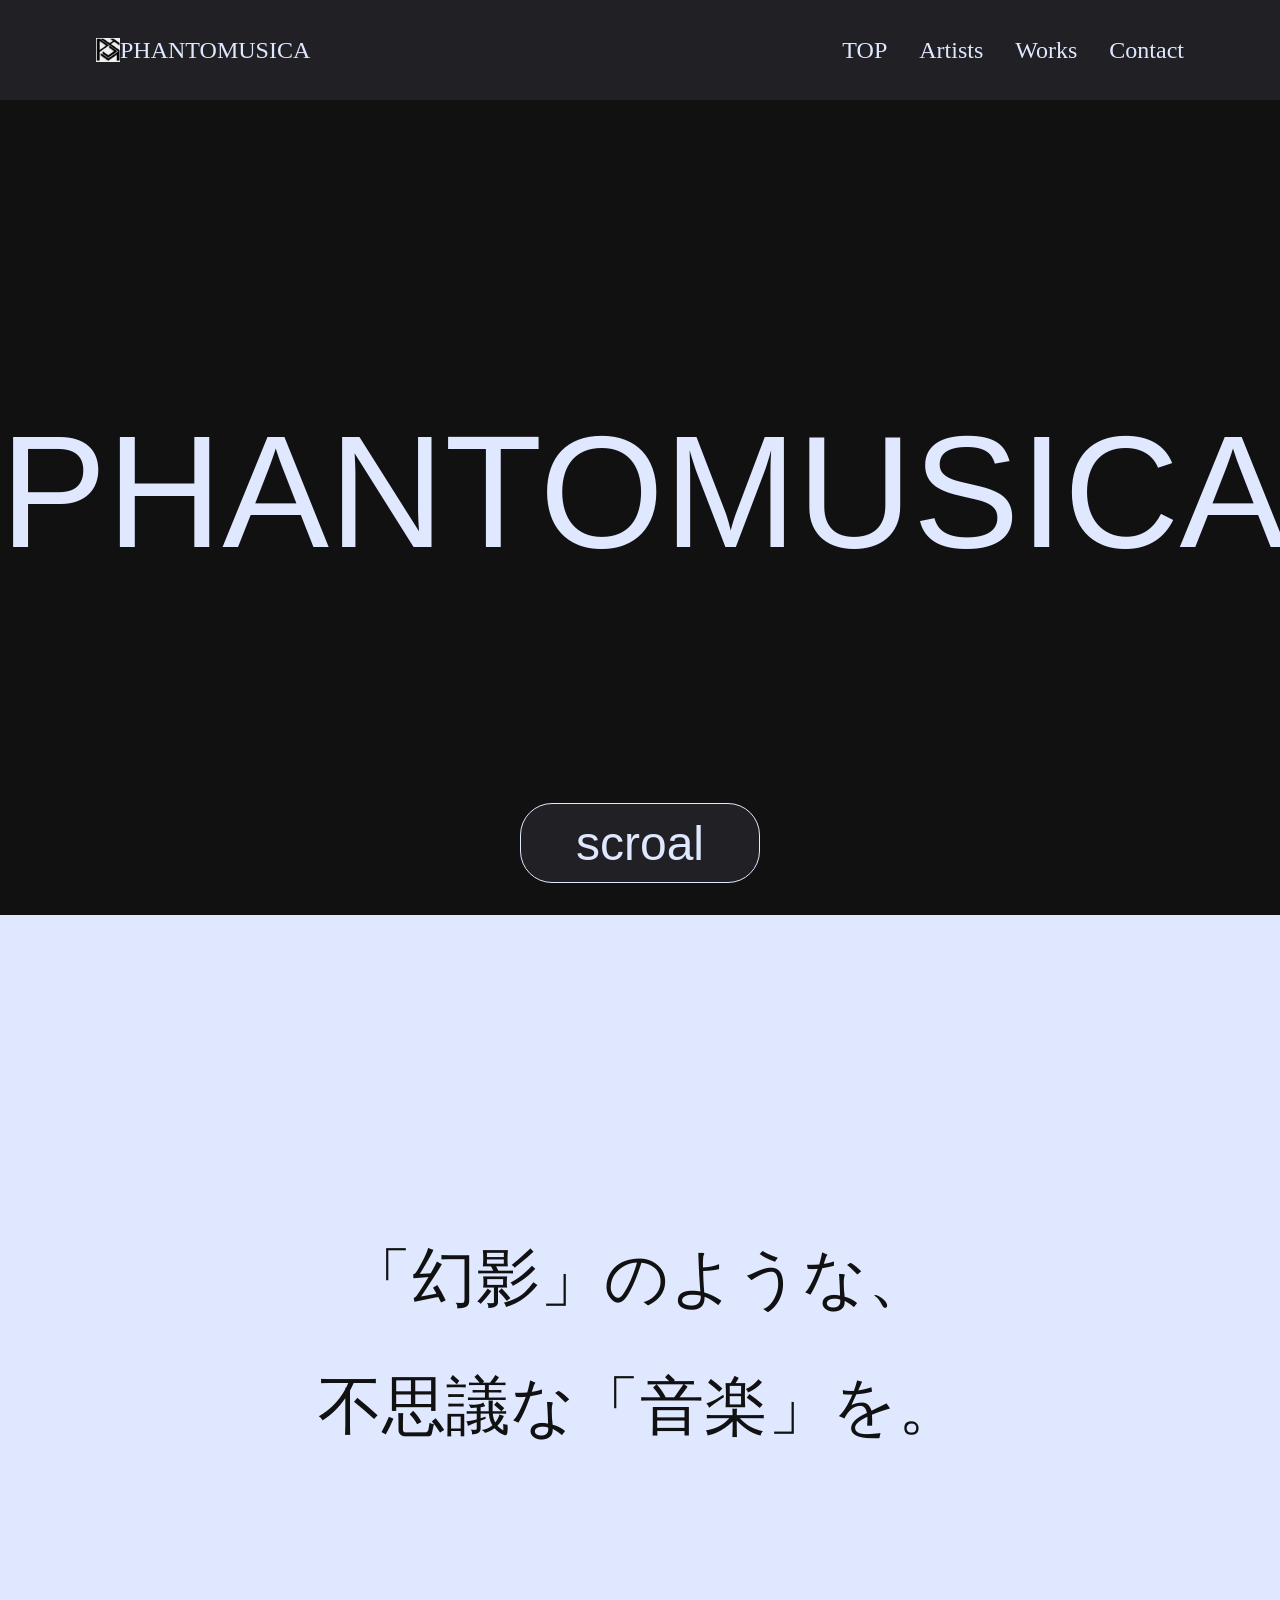
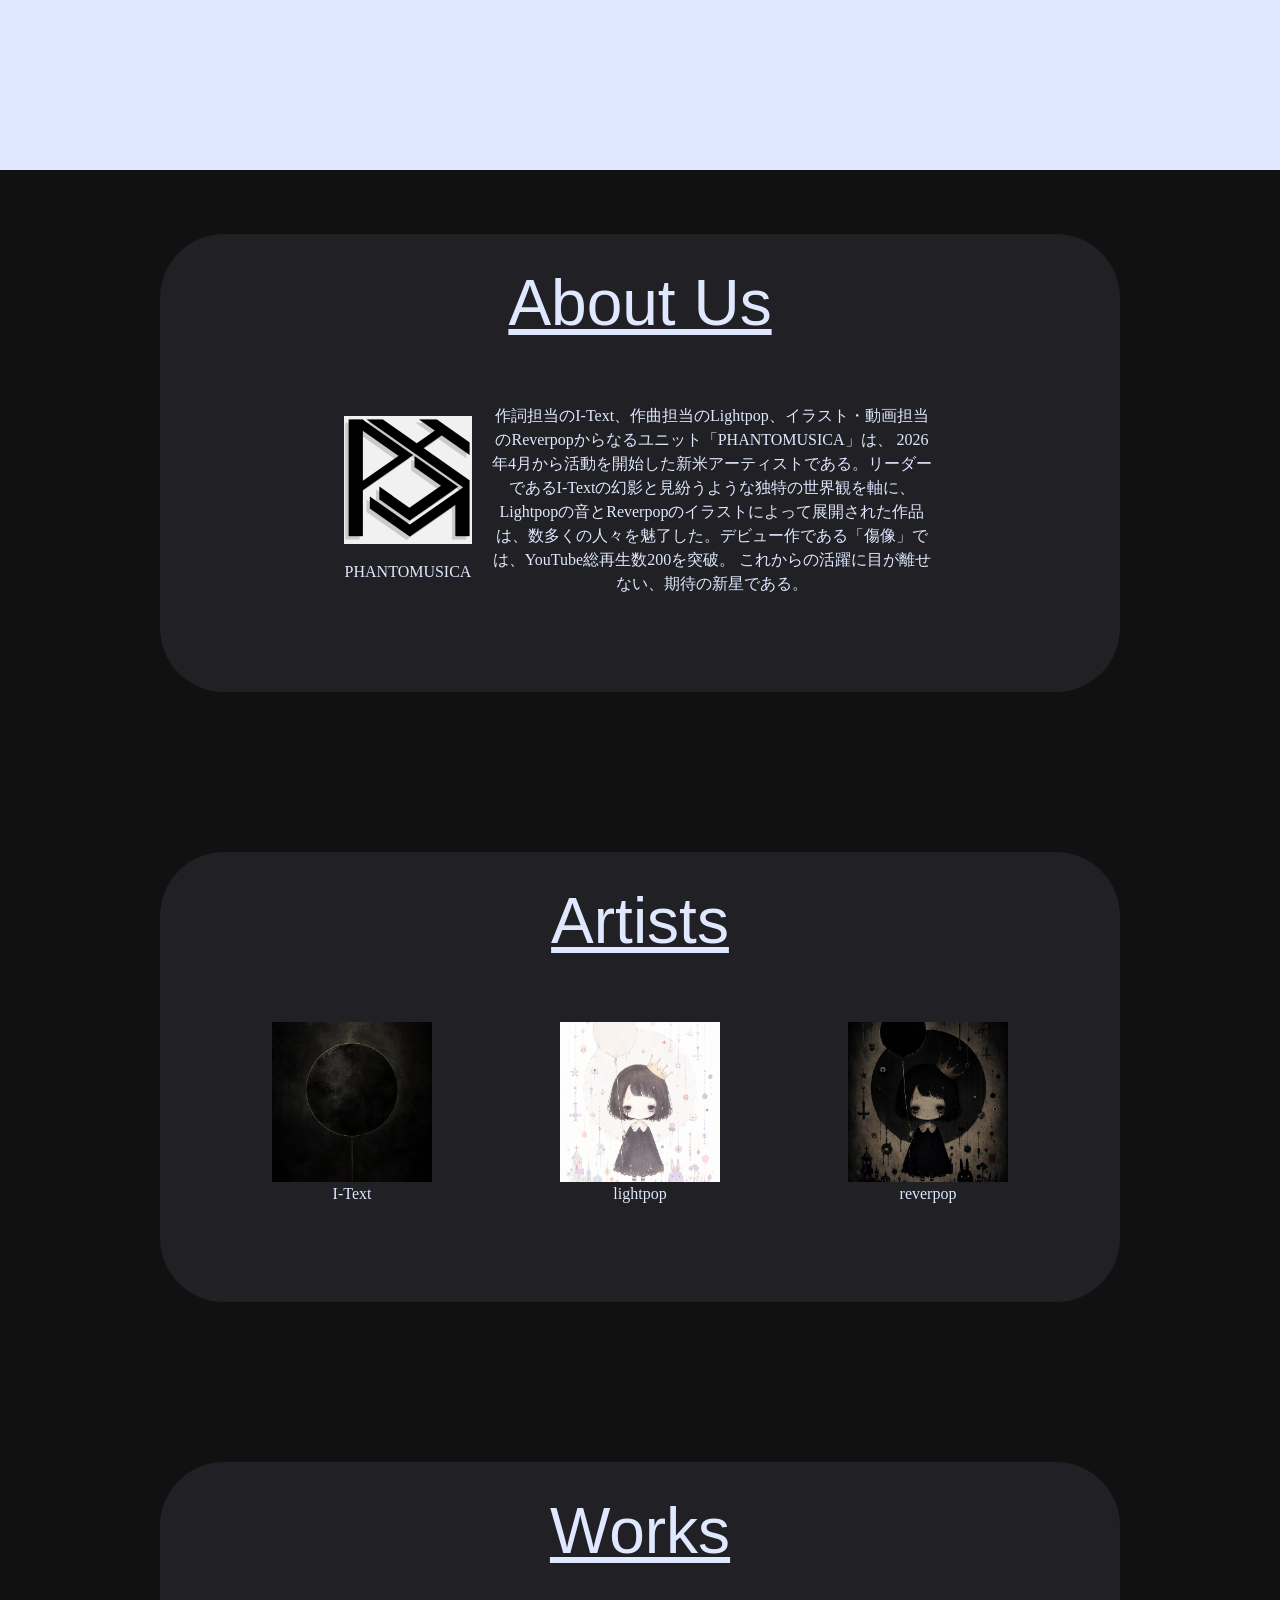
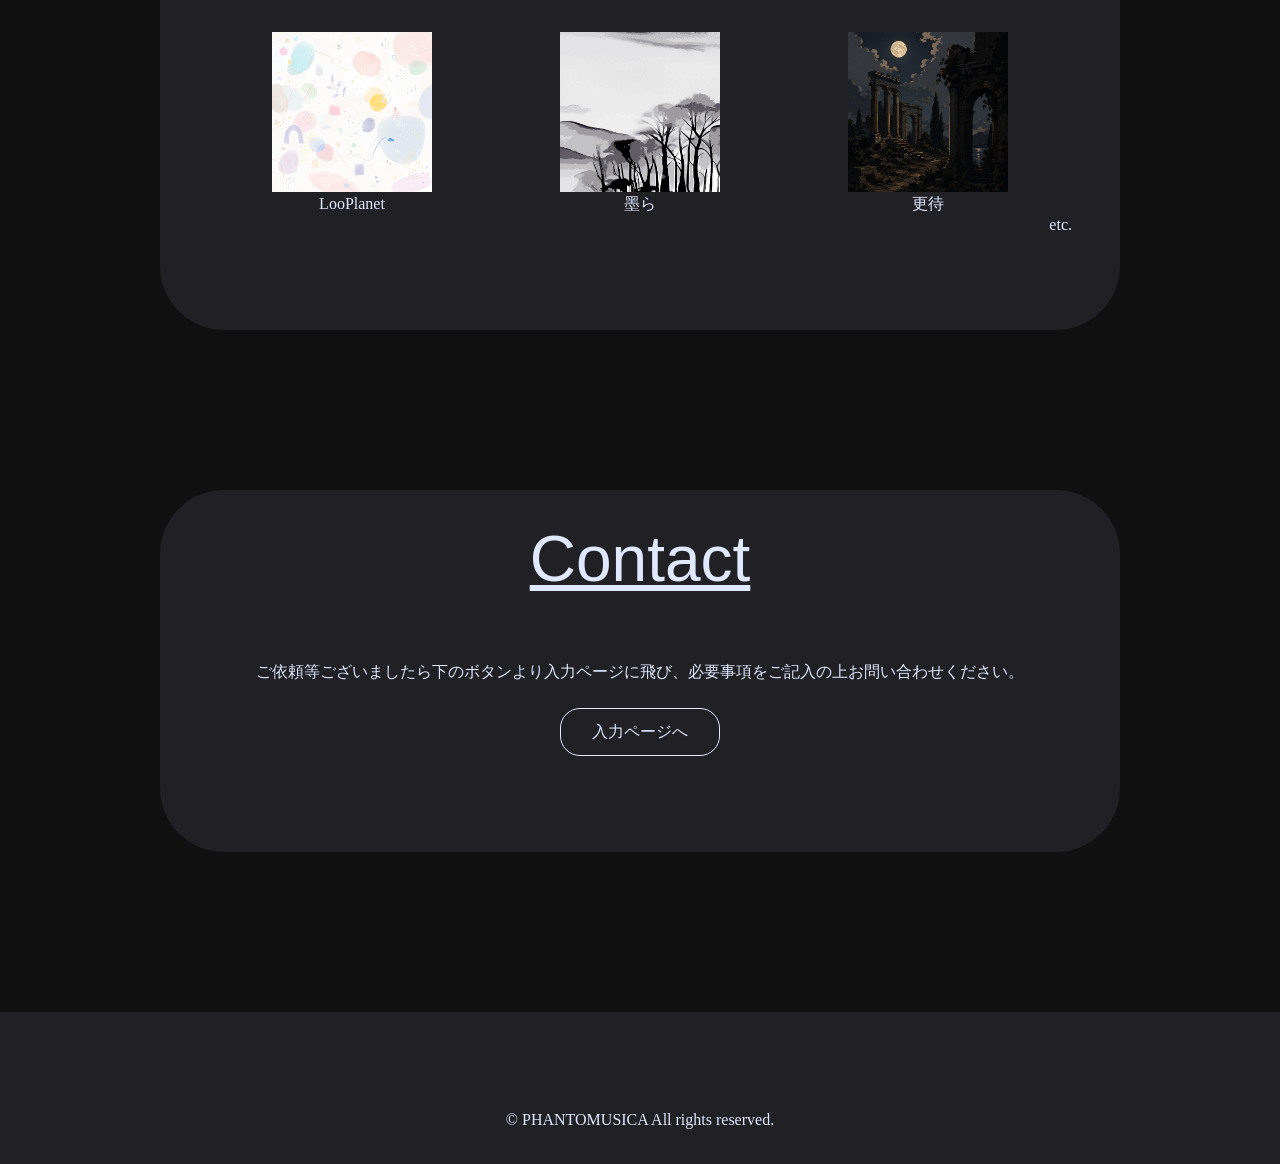
<file: index.html>
<!DOCTYPE html>
<html lang="ja">
<head>
  <meta charset="UTF-8">
  <meta name="viewport" content="width=device-width, initial-scale=1.0">
  <title>PHANTOMUSICA_OFFICIAL</title>
  <link rel="stylesheet" href="css/reset.css">
  <link rel="stylesheet" href="css/style.css">
  <script src="js/script.js" defer></script>
</head>
<body>
  <!-- ローディング画面 -->
  <div id="loading">
    <p>loading...</p>
  </div>
  <!-- ヘッダー -->
  <header>
    <div>
      <a href="index.html" class="header-content">
        <img src="img/phantomusica.jpg" alt="PHANTOMUSICAのロゴ">
        <p class="deff-font header">PHANTOMUSICA</p>
      </a>
    </div>
    <nav>
      <ul class="header-content">
        <li><a href="index.html">TOP</a></li>
        <li><a href="artists.html">Artists</a></li>
        <li><a href="works.html">Works</a></li>
        <li><a href="contact.html">Contact</a></li>
      </ul>
    </nav>
  </header>

  <!-- ヒーローセクション -->
  <section class="diff-font hero">
    <h1 class="title">PHANTOMUSICA</h1>
    <a href="#catch-copy">scroal</a>
  </section>

  <main>
    <!-- キャッチコピー -->
    <section id="catch-copy">
      <div class="change">
        <h2 id="phantom">PHANTOM</h2>
        <h2 id="musica">MUSICA</h2>
      </div>
      <div>
        <h2><span id="fantomu">「幻影」</span>のような、</h2>
        <h2>不思議な<span id="muzika">「音楽」</span>を。</h2>
      </div>
    </section>
    <!-- PHANTOMUSICAについて -->
    <section class="main-section fadein">
      <div class="heading-group">
        <h3 class="diff-font contents-top">About Us</h3>
      </div>
      <div class="topic">
        <div>
          <img src="img/phantomusica.jpg" alt="PHANTOMUSICAのロゴ">
          <p>PHANTOMUSICA</p>
        </div>
        <p class="text-wrap">
          作詞担当のI-Text、作曲担当のLightpop、イラスト・動画担当のReverpopからなるユニット「PHANTOMUSICA」は、
          2026年4月から活動を開始した新米アーティストである。リーダーであるI-Textの幻影と見紛うような独特の世界観を軸に、
          Lightpopの音とReverpopのイラストによって展開された作品は、数多くの人々を魅了した。デビュー作である「傷像」では、YouTube総再生数200を突破。
          これからの活躍に目が離せない、期待の新星である。
        </p>
      </div>
    </section>

    <!-- 所属アーティスト -->
    <section class="main-section fadein">
      <div class="heading-group">
        <a href="artists.html" class="diff-font contents-top">Artists</a>
      </div>
      <div class="lists-layout" id="artists-list">
      </div>
    </section>

    <!-- 作品 -->
    <section class="main-section fadein">
      <div class="heading-group">
        <a href="works.html" class="diff-font contents-top">Works</a>
      </div>
      <div class="lists-layout" id="works-list">
      </div>
      <a href="works.html" class="etc">etc.</a>
    </section>
    <!-- お問い合わせ -->
    <section class="main-section fadein">
      <div class="heading-group">
        <a href="contact.html" class="diff-font contents-top">Contact</a>
      </div>
      <div class="detail">
        <p>ご依頼等ございましたら下のボタンより入力ページに飛び、必要事項をご記入の上お問い合わせください。</p>
        <a href="contact.html" class="button">入力ページへ</a>
      </div>
    </section>
  </main>
  <!-- フッター -->
  <footer>
    <p>&copy; PHANTOMUSICA All rights reserved.</p>
  </footer>
</body>
</html>
</file>
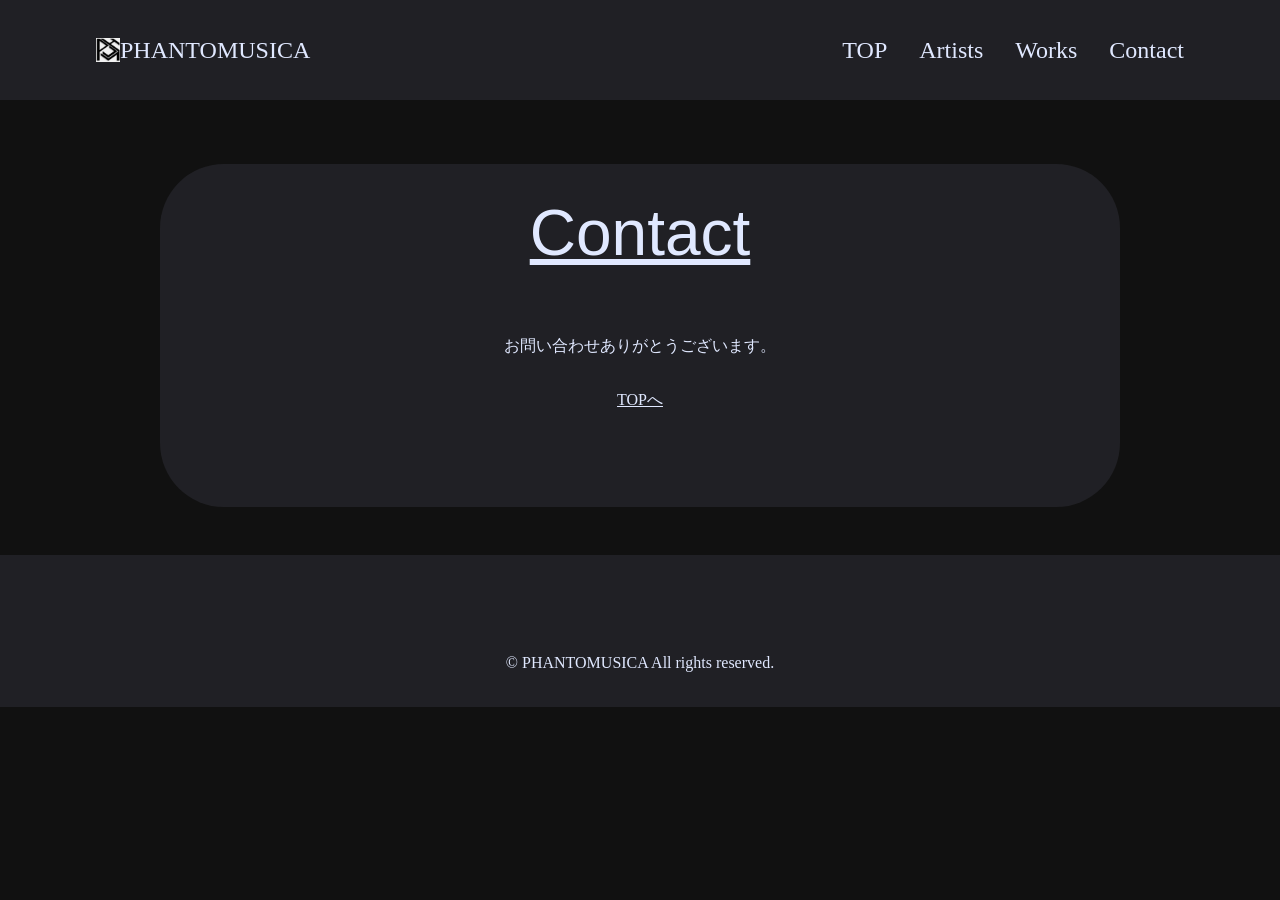
<file: after_contact.html>
<!DOCTYPE html>
<html lang="ja">
<head>
  <meta charset="UTF-8">
  <meta name="viewport" content="width=device-width, initial-scale=1.0">
  <title>PHANTOMUSICA_OFFICIAL</title>
  <link rel="stylesheet" href="css/reset.css">
  <link rel="stylesheet" href="css/style.css">
  <script src="js/script.js" defer></script>
</head>
<body class="after">
  <!-- ヘッダー -->
  <header>
    <div>
      <a href="index.html" class="header-content">
        <img src="img/phantomusica.jpg" alt="PHANTOMUSICAのロゴ">
        <p class="deff-font header">PHANTOMUSICA</p>
      </a>
    </div>
    <nav>
      <ul class="header-content">
        <li><a href="index.html">TOP</a></li>
        <li><a href="artists.html">Artists</a></li>
        <li><a href="works.html">Works</a></li>
        <li><a href="contact.html">Contact</a></li>
      </ul>
    </nav>
  </header>
  <!-- 御礼文 -->
  <section class="main-section">
    <div class="heading-group">
      <h3 class="diff-font contents-top">Contact</h3>
    </div>
    <div class="thanks">
      <p>お問い合わせありがとうございます。</p>
      <a href="index.html">TOPへ</a>
    </div>
  </section>

    <!-- フッター -->
  <footer>
    <p>&copy; PHANTOMUSICA All rights reserved.</p>
  </footer>
</body>
</html>
</file>
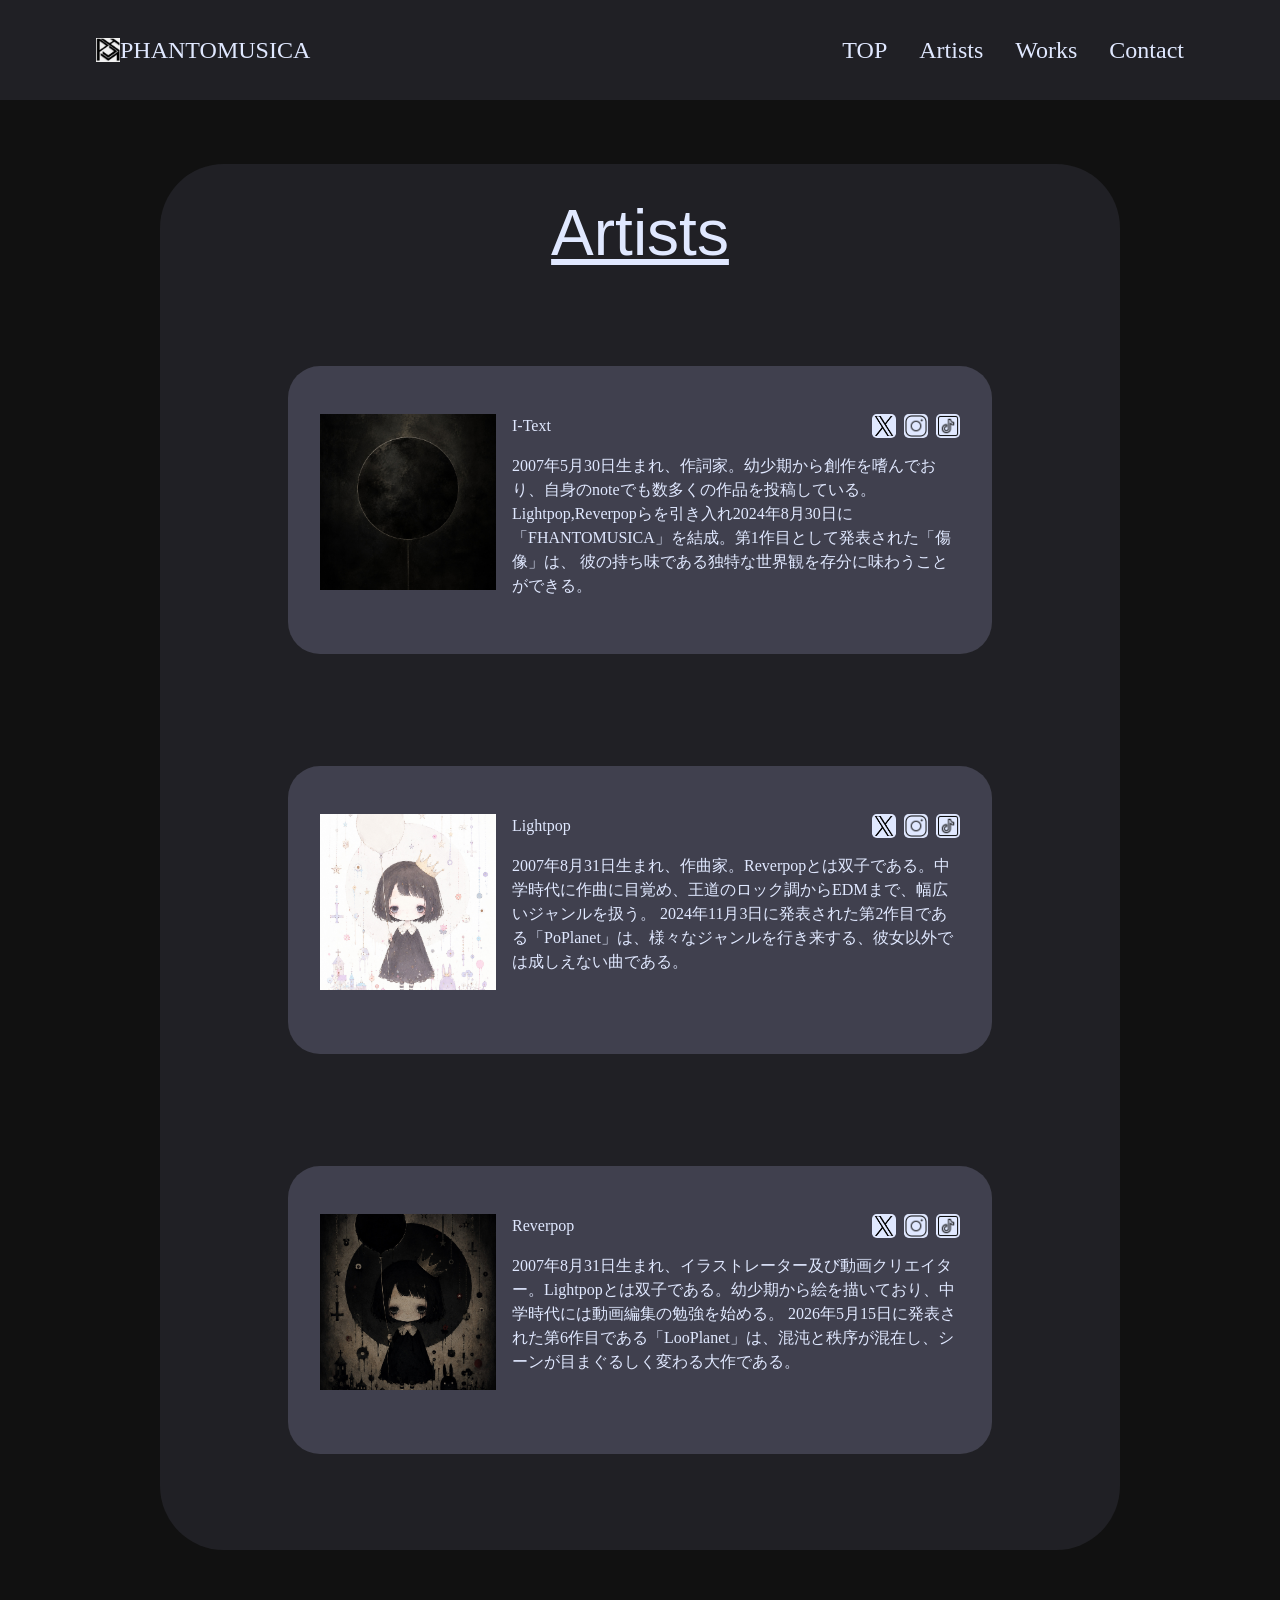
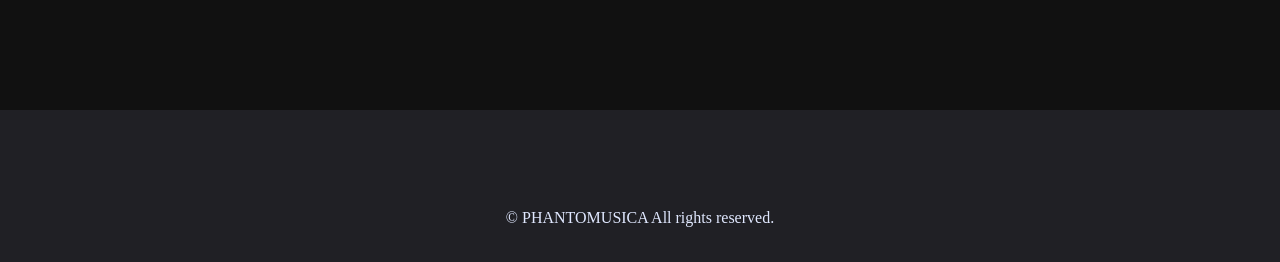
<file: artists.html>
<!DOCTYPE html>
<html lang="ja">
<head>
  <meta charset="UTF-8">
  <meta name="viewport" content="width=device-width, initial-scale=1.0">
  <title>PHANTOMUSICA_OFFICIAL</title>
  <link rel="stylesheet" href="css/reset.css">
  <link rel="stylesheet" href="css/style.css">
  <script src="js/script.js" defer></script>
</head>
<body>
  <!-- ヘッダー -->
  <header>
    <div>
      <a href="index.html" class="header-content">
        <img src="img/phantomusica.jpg" alt="PHANTOMUSICAのロゴ">
        <p class="deff-font header">PHANTOMUSICA</p>
      </a>
    </div>
    <nav>
      <ul class="header-content">
        <li><a href="index.html">TOP</a></li>
        <li><a href="artists.html">Artists</a></li>
        <li><a href="works.html">Works</a></li>
        <li><a href="contact.html">Contact</a></li>
      </ul>
    </nav>
  </header>
  <!-- アーティスト詳細 -->
  <section class="artists-section">
    <div class="heading-group artists">
      <h3 class="diff-font contents-top">Artists</h3>
    </div>
    <div class="artists-detail">
      <img src="img/artists1.jpg" alt="" class="artist-img">
      <div class="artist-link">
        <p>I-Text</p>
        <ul class="link-list">
          <li><a href="#"><img src="img/X-logo.png" alt="" class="X"></a></li>
          <li><a href="#"><img src="img/instagram-logo.png" alt=""></a></li>
          <li><a href="#"><img src="img/tiktok-logo.png" alt=""></a></li>
        </ul>
      </div>
      <p class="artist-text">
        2007年5月30日生まれ、作詞家。幼少期から創作を嗜んでおり、自身のnoteでも数多くの作品を投稿している。
        Lightpop,Reverpopらを引き入れ2024年8月30日に「FHANTOMUSICA」を結成。第1作目として発表された「傷像」は、
        彼の持ち味である独特な世界観を存分に味わうことができる。
      </p>
    </div>
    <div class="artists-detail">
      <img src="img/artists2.jpg" alt="" class="artist-img">
      <div class="artist-link">
        <p>Lightpop</p>
        <ul class="link-list">
          <li><a href="#"><img src="img/X-logo.png" alt="" class="X"></a></li>
          <li><a href="#"><img src="img/instagram-logo.png" alt=""></a></li>
          <li><a href="#"><img src="img/tiktok-logo.png" alt=""></a></li>
        </ul>
      </div>
      <p class="artist-text">
        2007年8月31日生まれ、作曲家。Reverpopとは双子である。中学時代に作曲に目覚め、王道のロック調からEDMまで、幅広いジャンルを扱う。
        2024年11月3日に発表された第2作目である「PoPlanet」は、様々なジャンルを行き来する、彼女以外では成しえない曲である。
      </p>
    </div>
    <div class="artists-detail">
      <img src="img/artists3.jpg" alt="" class="artist-img">
      <div class="artist-link">
        <p>Reverpop</p>
        <ul class="link-list">
          <li><a href="#"><img src="img/X-logo.png" alt="" class="X"></a></li>
          <li><a href="#"><img src="img/instagram-logo.png" alt=""></a></li>
          <li><a href="#"><img src="img/tiktok-logo.png" alt=""></a></li>
        </ul>
      </div>
      <p class="artist-text">
        2007年8月31日生まれ、イラストレーター及び動画クリエイター。Lightpopとは双子である。幼少期から絵を描いており、中学時代には動画編集の勉強を始める。
        2026年5月15日に発表された第6作目である「LooPlanet」は、混沌と秩序が混在し、シーンが目まぐるしく変わる大作である。
      </p>
    </div>
  </section>
  <!-- フッター -->
  <footer>
    <p>&copy; PHANTOMUSICA All rights reserved.</p>
  </footer>
</body>
</html>
</file>
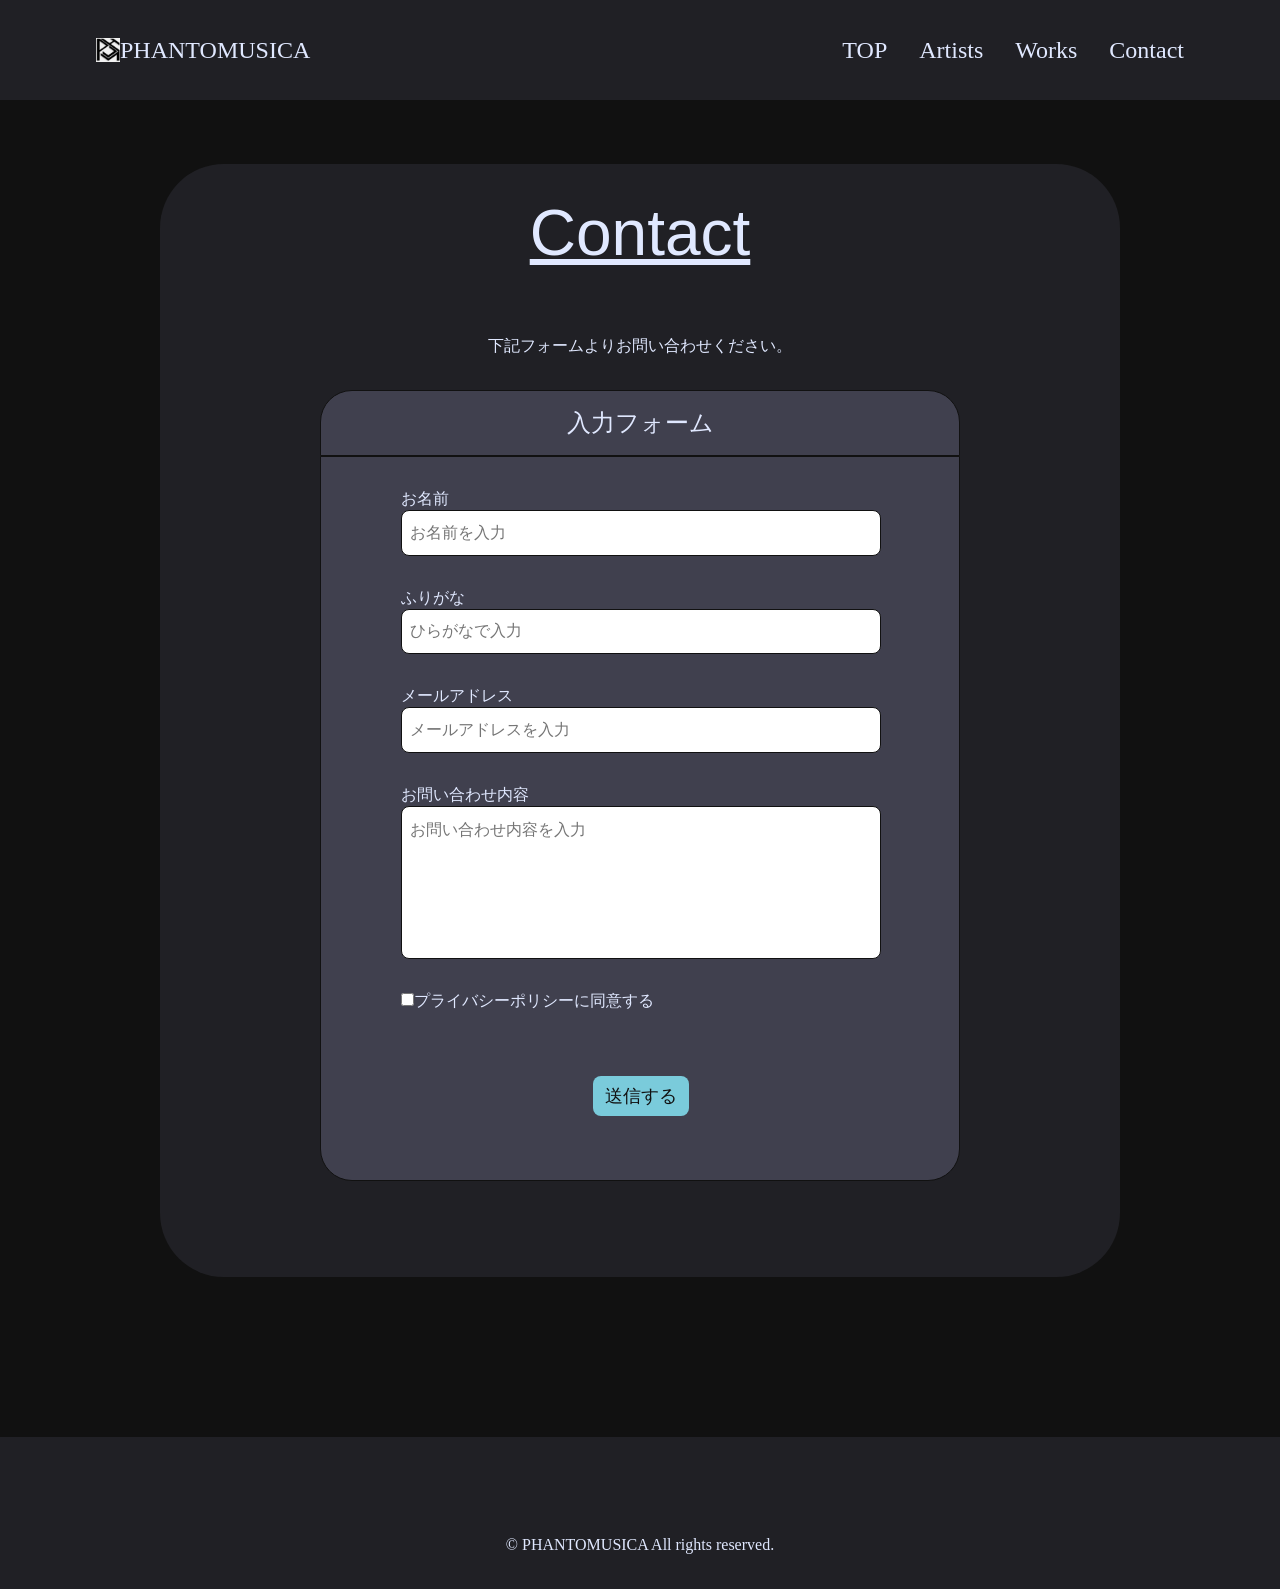
<file: contact.html>
<!DOCTYPE html>
<html lang="ja">
<head>
  <meta charset="UTF-8">
  <meta name="viewport" content="width=device-width, initial-scale=1.0">
  <title>PHANTOMUSICA_OFFICIAL</title>
  <link rel="stylesheet" href="css/reset.css">
  <link rel="stylesheet" href="css/style.css">
  <script src="js/script.js" defer></script>
</head>
<body>
  <!-- ヘッダー -->
  <header>
    <div>
      <a href="index.html" class="header-content">
        <img src="img/phantomusica.jpg" alt="PHANTOMUSICAのロゴ">
        <p class="deff-font header">PHANTOMUSICA</p>
      </a>
    </div>
    <nav>
      <ul class="header-content">
        <li><a href="index.html">TOP</a></li>
        <li><a href="artists.html">Artists</a></li>
        <li><a href="works.html">Works</a></li>
        <li><a href="contact.html">Contact</a></li>
      </ul>
    </nav>
  </header>
    <!-- お問い合わせ -->
    <section class="main-section">
      <div class="heading-group">
        <h3 class="diff-font contents-top">Contact</h3>
      </div>
      <div class="contact-form">
        <p>下記フォームよりお問い合わせください。</p>
        <h3>入力フォーム</h3>
        <form class="form-box" action="https://api.staticforms.dev/submit" method="post">
          <input type="hidden" name="accessKey" value="sf_2687e2c2707fb00642d2fdc7">
          <input type="hidden" name="redirectTo" value="https://sots3005-ui.github.io/fantomusica-official-site/after_contact.html">
          <div class="form-content">
            <label>お名前</label>
            <input type="text" name="name" placeholder="お名前を入力">
          </div>
          <div class="form-content">
            <label>ふりがな</label>
            <input type="text" name="r-name" placeholder="ひらがなで入力">
          </div>
          <div class="form-content">
            <label>メールアドレス</label>
            <input type="email" placeholder="メールアドレスを入力">
          </div>
          <div class="form-content">
            <label>お問い合わせ内容</label>
            <textarea rows="7" name="message" placeholder="お問い合わせ内容を入力"></textarea>
          </div>
          <div class="form-content">
            <label><input id="check" type="checkbox"><a href="#">プライバシーポリシー</a>に同意する</label>
          </div>
          <div class="form-content">
            <button type="submit">送信する</button>
          </div>
        </form>
      </div>
    </section>
    <!-- フッター -->
  <footer>
    <p>&copy; PHANTOMUSICA All rights reserved.</p>
  </footer>
</body>
</html>
</file>
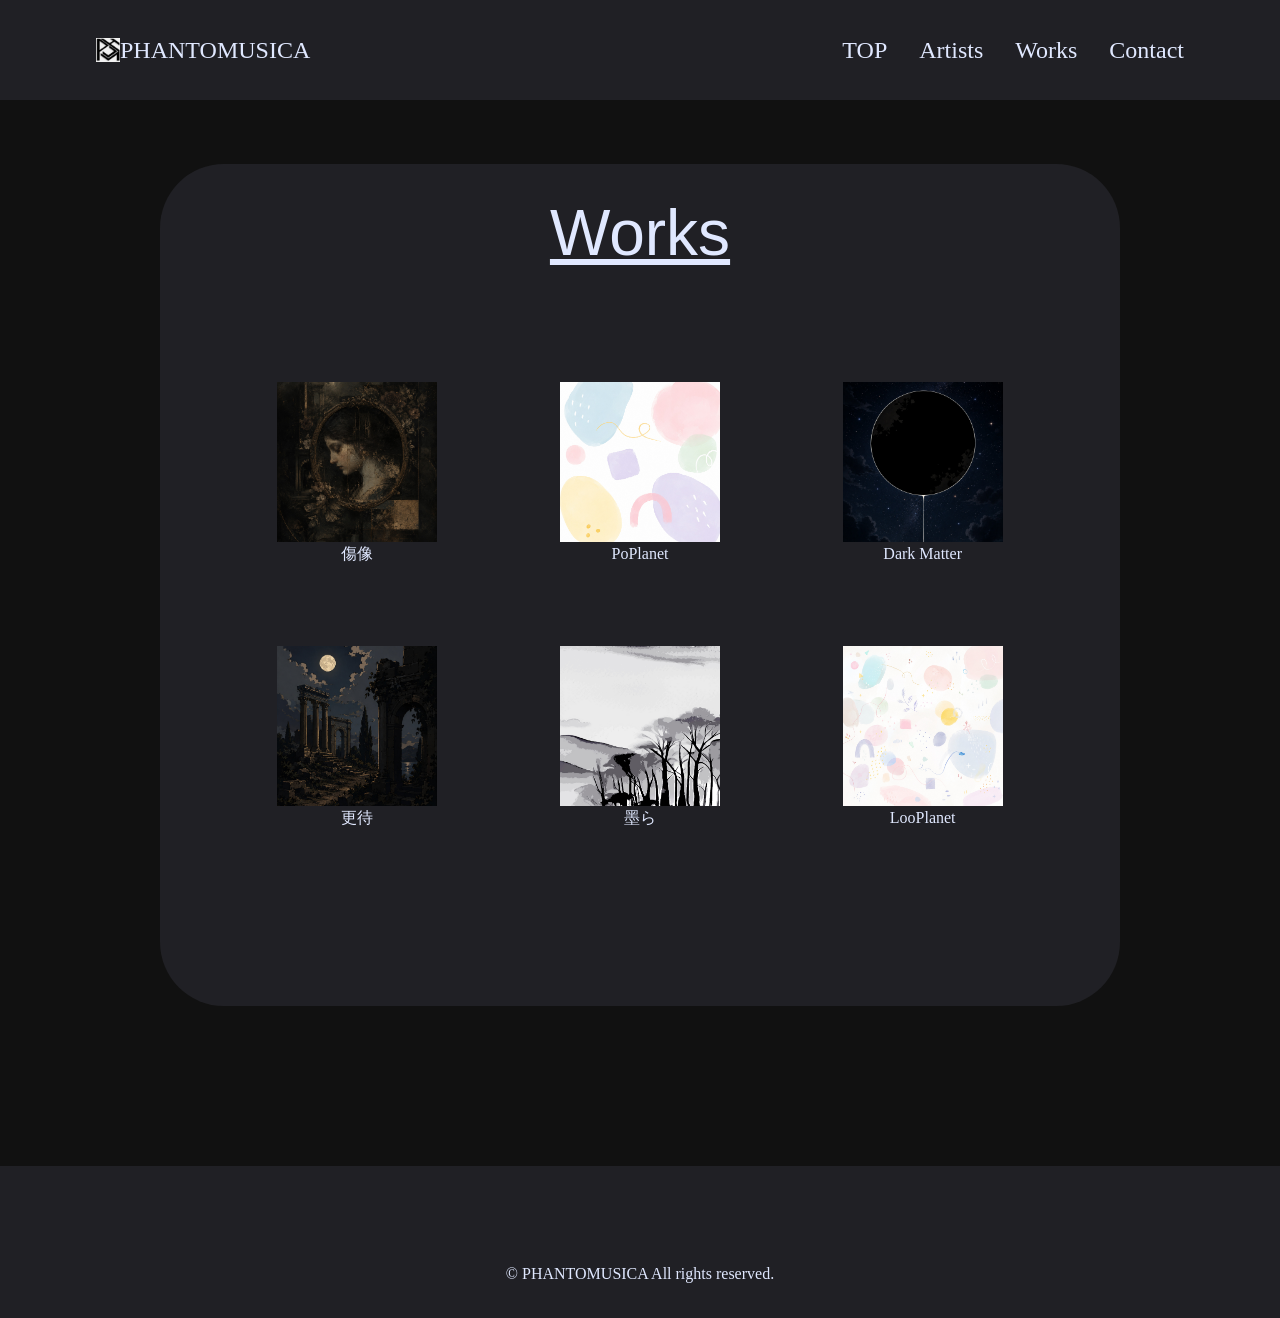
<file: works.html>
<!DOCTYPE html>
<html lang="ja">
<head>
  <meta charset="UTF-8">
  <meta name="viewport" content="width=device-width, initial-scale=1.0">
  <title>PHANTOMUSICA_OFFICIAL</title>
  <link rel="stylesheet" href="css/reset.css">
  <link rel="stylesheet" href="css/style.css">
  <script src="js/worksScript.js" defer></script>
</head>
<body>
  <!-- ヘッダー -->
  <header>
    <div>
      <a href="index.html" class="header-content">
        <img src="img/phantomusica.jpg" alt="PHANTOMUSICAのロゴ">
        <p class="deff-font header">PHANTOMUSICA</p>
      </a>
    </div>
    <nav>
      <ul class="header-content">
        <li><a href="index.html">TOP</a></li>
        <li><a href="artists.html">Artists</a></li>
        <li><a href="works.html">Works</a></li>
        <li><a href="contact.html">Contact</a></li>
      </ul>
    </nav>
  </header>
  <!-- 作品 -->
  <section class="main-section">
    <div class="heading-group">
      <h3 class="diff-font contents-top">Works</h3>
    </div>
    <div class="works-layout" id="works-all">
    </div>
  </section>
  <!-- フッター -->
  <footer>
    <p>&copy; PHANTOMUSICA All rights reserved.</p>
  </footer>
</body>
</html>
</file>
<file: css/style.css>
@charset "utf-8";

:root {
    --black: #111;
    --gray: #202025;
    --light-blue: #e0e8ff;
    --light-gray: #40404e;
    --sky-blue: #7acbdb;
    --white: #ffffff;
    --char-font: 'Haettenschweiler', 'Franklin Gothic Medium', sans-serif;
}





/* defalt css */
body {
    color: var(--light-blue);
    background-color: var(--black);
    text-align: center;
}
h1 {
    font-size: 10rem;
}
h2 {
    font-size: 4rem;
    line-height: 2;
}
p {
    line-height: 1.5;
}
img {
    width: 8rem;
    background-color: var(--white);
    aspect-ratio: 1/1;
    object-fit: cover;
}
.diff-font {
    font-family: var(--char-font);
}
.fadein {
    opacity: 0;
}

.text-wrap {
    max-width: 28rem;
    margin: auto;
    padding: 1rem;
}
a:hover {
    color: var(--sky-blue);
}

/* LOADING */
#loading {
    background-color: var(--black);
    position: fixed;
    z-index: 9999;
    inset: 0;
    display: grid;
    place-items: center;
    font-size: 3rem;
}

/* HEADER */
header {
    background-color: var(--gray);
    padding: 2rem 6rem;
    display: flex;
    align-items: center;
    justify-content: space-between;
    font-size: 1.5rem;
    .header-content {
        display: flex;
        align-items: center;
    }
    img {
    width: 1.5rem;
    }
    ul {
        list-style: none;
        gap: 2rem;
    }
}

/* HERO */
.hero {
    margin-bottom: 2rem;
    height: 87vh;
    position: relative;
    .title {
        position: absolute;
        top: 50%;
        left: 50%;
        translate: -50% -50%;
        width: 100%;
    }
    a {
        display: grid;
        place-items: center;
        width: 15rem;
        height: 5rem;
        background-color: var(--gray);
        border-radius: 2rem;
        border:1px solid var(--light-blue);
        font-size: 3rem;
        position: absolute;
        left: 50%;
        bottom: 0%;
        translate: -50% 0%;
    }
}

/* CATCH-COPY */
#catch-copy {
    width: 100vw - 1rem;
    height: 95vh;
    background-color: var(--light-blue);
    display: flex;
    align-items: center;
    justify-content: center;
    div {
        width: 100%;
        color: var(--black);
        position: absolute;
        flex-direction: column;
        display: flex;
        align-items: center;
    }
    .change {
        color: var(--white);
        display: flex;
        justify-content: space-between;
        h2 {
            font-size: 6rem;
        }
        #phantom {
            opacity: 0;
            translate: -35% 0%;
        }
        #musica {
            opacity: 0;
            translate: 18% 0%;
        }
    }
}


/* PHANTOMUSICA */
.topic {
    max-width: 100%;
    display: flex;
    align-items: flex-start;
    justify-content: center;
    gap: 1rem;
    div {
        padding: 0;
        margin: auto 0;
        display: flex;
        flex-direction: column;
        gap: 1rem;
    }
    p {
        padding: 0;
        margin: auto 0;
        display: inline-block;
    }
}

/* CONTENTS */
.main-section {
    margin: 4rem 10rem 10rem;
    padding-top: 2rem;
    padding-bottom: 6rem;
    background-color: var(--gray);
    border-radius: 4rem;
    display: flex;
    flex-direction: column;
}


.heading-group {
    margin-bottom: 4rem;
    .contents-top {    
        font-size: 4rem;
        text-decoration: underline;
    }
}


.lists-layout {
    margin: 0 3rem;
    display: flex;
    justify-content: space-around;
}

.lists-img {
    width: 10rem;
}

.etc {
    margin: 0 3rem;
    text-align: right;
}

/* ARTISTS */
.artists-section {
    margin: 4rem 10rem 10rem;
    padding-top: 2rem;
    padding-bottom: 6rem;
    background-color: var(--gray);
    border-radius: 4rem;
    display: flex;
    flex-direction: column;
}

.artist-img {
    grid-area: img;
    width: 11rem;
    margin-right: 1rem;
}
.artist-link { 
    grid-area: link;
    margin-bottom: .5rem;
    margin-left: 1rem;
    display: flex;
    flex-direction: row;
    align-items: center;
    justify-content: space-between;
    .link-list {
        display: flex;
        flex-direction: row;
        list-style: none;
        gap: .5rem;
        li a img {
            width: 1.5rem;
            background-color: var(--light-blue);
            border-radius: .3rem;
            
        }
        li:hover a img {
                background-color: var(--sky-blue);
            }
    }
}
.X {
    width: 1.3rem;
    padding: .1rem;
}
.artist-text {
    grid-area: Atext;
    margin-top: .5rem;
    margin-left: 1rem;
    text-align: left;
}

.artists-detail {
    margin: 2rem 8rem 0;
    padding: 3rem 2rem 4rem;
    background-color: var(--light-gray);
    border-radius: 2rem;
    display: grid;
    grid-template: 
    "img link" 2rem
    "img Atext" 9rem
    / 11rem auto;
    +div {
        margin-top: 7rem;
    }
}

/* WORKS */
.works-layout {
    margin: 3rem 6rem 5rem;
    display: grid;
    gap: 5rem;
    grid-template-columns: 1fr 1fr 1fr;
}

/* CONTACT */
.detail {
    height: 6rem;
    display: flex;
    flex-direction: column;
    align-items: center;
    justify-content: space-between;
}
.button {
    width: 10rem;
    height: 3rem;
    position: relative;
    inset: 0;
    display: flex;
    align-items: center;
    justify-content: center;
    background-color: var(--gray);
    border-radius: 20px;
    border: 1px solid var(--light-blue);
    padding: .5rem;
}

/* FORM */
.contact-form {
    display: flex;
    flex-direction: column;
    align-items: center;
    h3 {
        width: 40rem;
        margin-top: 2rem;
        padding: 1rem 0;
        font-size: 1.5rem;
        background-color: var(--light-gray);
        border: 1px solid var(--black);
        border-radius: 2rem 2rem 0 0;

    }
}
.form-box {
    width: 40rem;
    padding: 2rem 0 4rem;
    background-color: var(--light-gray);
    border: 1px solid var(--black);
    border-radius: 0 0 2rem 2rem;
}

.form-content {
    width: 30rem;
    margin: 0 5rem;
    display: flex;
    flex-direction: column;
    gap: 0;
    +.form-content {
        margin-top: 2rem;
    }
    label {
        text-align: left;
    }
    input,
    textarea {
        border: 1px solid var(--black);
        padding: .8rem .5rem;
        border-radius: .5rem;
    }
    textarea { resize: none;}
    button {
        margin: 2rem 12rem 0;
        font-size: 1.1rem;
        width: 6rem;
        height: 2.5rem;
        color: var(--black);
        background-color: var(--sky-blue);
        border: none;
        border-radius: .5rem;   
    }
}

/* AFTER-FORM */
.after {
    display: grid;
    grid-template-rows: auto 1fr auto;
    section {
        margin-bottom: 3rem;
        .thanks {
            display: grid;
            gap: 2rem;
            a {
                text-decoration: underline;
            }
        }
    }
}

/* Footer */
footer {
    padding: 6rem 0 2rem;
    background-color: var(--gray);
}
</file>
